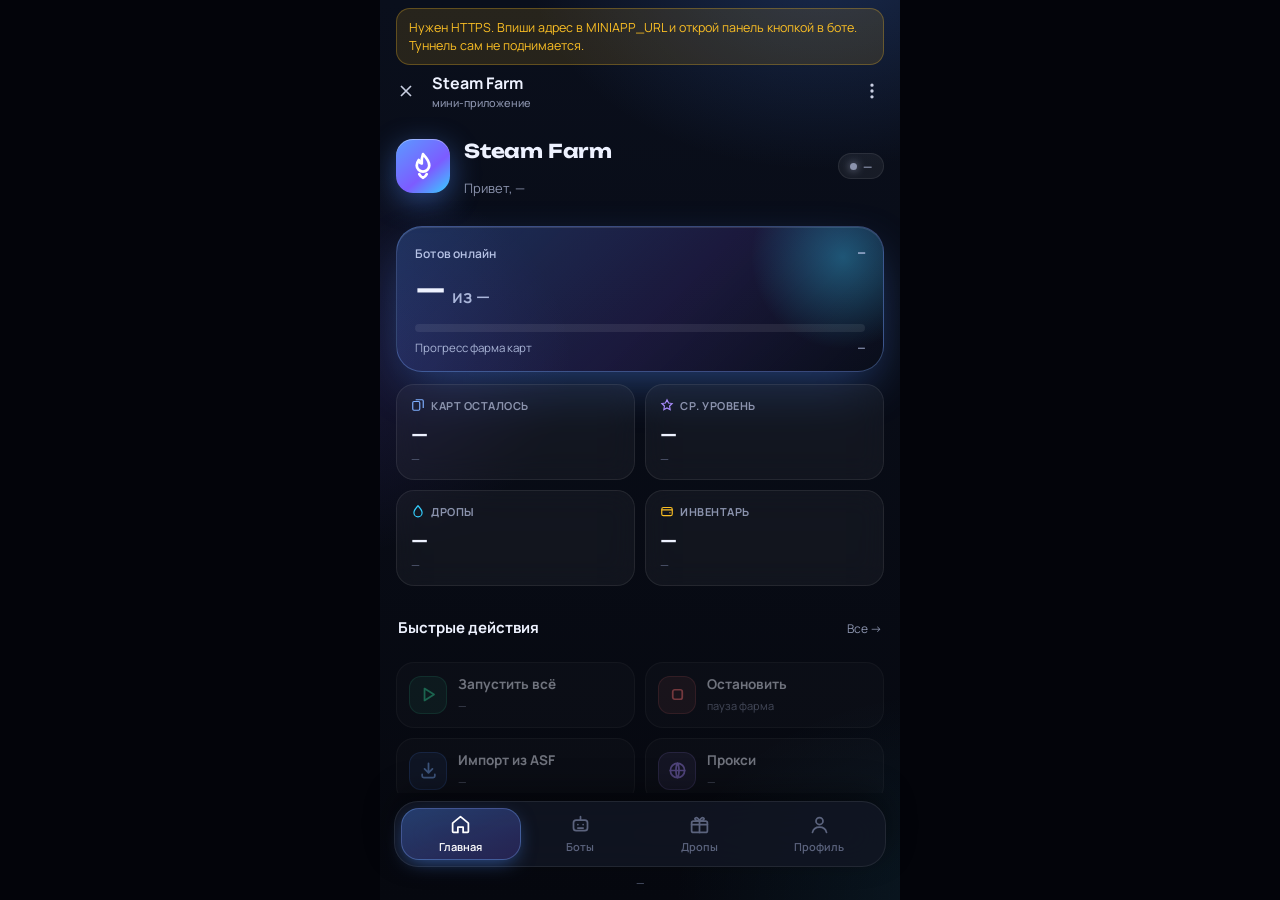
<file: web/miniapp/index.html>
<!DOCTYPE html>
<html lang="ru">
<head>
<meta charset="utf-8">
<meta name="viewport" content="width=device-width, initial-scale=1, viewport-fit=cover">
<meta name="color-scheme" content="dark">
<meta name="theme-color" content="#06080f">
<title>Steam Farm</title>
<link rel="preconnect" href="https://fonts.googleapis.com">
<link rel="preconnect" href="https://fonts.gstatic.com" crossorigin>
<link href="https://fonts.googleapis.com/css2?family=JetBrains+Mono:wght@500;700&family=Manrope:wght@500;600;700;800&family=Unbounded:wght@700&display=swap" rel="stylesheet">
<link rel="stylesheet" href="style.css">
<script src="https://telegram.org/js/telegram-web-app.js"></script>
</head>
<body>
<svg width="0" height="0" style="position:absolute" aria-hidden="true">
 <defs>
  <symbol id="home" viewBox="0 0 24 24"><path d="M3 10.5 12 3l9 7.5V20a1 1 0 0 1-1 1h-5v-6h-6v6H4a1 1 0 0 1-1-1z"/></symbol>
  <symbol id="bots" viewBox="0 0 24 24"><rect x="4" y="7" width="16" height="12" rx="3"/><path d="M12 3v4M9 12h.01M15 12h.01M9 16h6"/></symbol>
  <symbol id="gift" viewBox="0 0 24 24"><rect x="3" y="8" width="18" height="13" rx="2"/><path d="M12 8v13M3 12h18M12 8S10 3 7.5 4.5 9 8 12 8zM12 8s2-5 4.5-3.5S15 8 12 8z"/></symbol>
  <symbol id="user" viewBox="0 0 24 24"><circle cx="12" cy="8" r="4"/><path d="M4 21c1-4 4.5-6 8-6s7 2 8 6"/></symbol>
  <symbol id="play" viewBox="0 0 24 24"><path d="M7 4.5v15l12-7.5z"/></symbol>
  <symbol id="stop" viewBox="0 0 24 24"><rect x="6" y="6" width="12" height="12" rx="2.5"/></symbol>
  <symbol id="pause" viewBox="0 0 24 24"><path d="M8 5v14M16 5v14"/></symbol>
  <symbol id="import" viewBox="0 0 24 24"><path d="M12 3v12M7 10l5 5 5-5M4 17v2a2 2 0 0 0 2 2h12a2 2 0 0 0 2-2v-2"/></symbol>
  <symbol id="globe" viewBox="0 0 24 24"><circle cx="12" cy="12" r="9"/><path d="M3 12h18M12 3c2.5 3 2.5 15 0 18M12 3c-2.5 3-2.5 15 0 18"/></symbol>
  <symbol id="cards" viewBox="0 0 24 24"><rect x="3" y="6" width="12" height="15" rx="2"/><path d="M8 3h11a2 2 0 0 1 2 2v12"/></symbol>
  <symbol id="star" viewBox="0 0 24 24"><path d="m12 3 2.7 5.6 6.1.9-4.4 4.3 1 6.1L12 17l-5.4 2.9 1-6.1L3.2 9.5l6.1-.9z"/></symbol>
  <symbol id="award" viewBox="0 0 24 24"><circle cx="12" cy="9" r="5"/><path d="M8.5 13.5 7 21l5-3 5 3-1.5-7.5"/></symbol>
  <symbol id="drop" viewBox="0 0 24 24"><path d="M12 3s7 7.5 7 12a7 7 0 0 1-14 0c0-4.5 7-12 7-12z"/></symbol>
  <symbol id="wallet" viewBox="0 0 24 24"><rect x="3" y="6" width="18" height="14" rx="3"/><path d="M3 10h18M16 15h2"/></symbol>
  <symbol id="search" viewBox="0 0 24 24"><circle cx="11" cy="11" r="7"/><path d="m20 20-4-4"/></symbol>
  <symbol id="eye" viewBox="0 0 24 24"><path d="M2 12s3.5-7 10-7 10 7 10 7-3.5 7-10 7S2 12 2 12z"/><circle cx="12" cy="12" r="3"/></symbol>
  <symbol id="key" viewBox="0 0 24 24"><circle cx="8" cy="15" r="4"/><path d="m11 12 9-9M17 6l3 3M15 8l2 2"/></symbol>
  <symbol id="shield" viewBox="0 0 24 24"><path d="M12 3 4 6v6c0 5 3.5 8 8 9 4.5-1 8-4 8-9V6z"/><path d="m9 12 2 2 4-4"/></symbol>
  <symbol id="id" viewBox="0 0 24 24"><rect x="3" y="5" width="18" height="14" rx="2"/><circle cx="9" cy="12" r="2.5"/><path d="M14 10h4M14 14h3"/></symbol>
  <symbol id="ext" viewBox="0 0 24 24"><path d="M14 4h6v6M20 4l-9 9M18 14v5a1 1 0 0 1-1 1H5a1 1 0 0 1-1-1V7a1 1 0 0 1 1-1h5"/></symbol>
  <symbol id="refresh" viewBox="0 0 24 24"><path d="M20 11a8 8 0 0 0-14.5-4.5L4 8M4 4v4h4M4 13a8 8 0 0 0 14.5 4.5L20 16M20 20v-4h-4"/></symbol>
  <symbol id="back" viewBox="0 0 24 24"><path d="M15 5l-7 7 7 7"/></symbol>
  <symbol id="more" viewBox="0 0 24 24"><circle cx="12" cy="5" r="1"/><circle cx="12" cy="12" r="1"/><circle cx="12" cy="19" r="1"/></symbol>
  <symbol id="x" viewBox="0 0 24 24"><path d="M6 6l12 12M18 6 6 18"/></symbol>
  <symbol id="filter" viewBox="0 0 24 24"><path d="M4 5h16l-6 8v6l-4-2v-4z"/></symbol>
  <symbol id="flame" viewBox="0 0 24 24"><path d="M12 2.5c3 3.2 5 6 5 9a5 5 0 0 1-10 0c0-1.6.6-3 1.6-4.3.3 1.6 1.2 2.6 2.4 2.8-.4-2.7.1-5 1-7.5z"/><path d="M9 18.5c.8 1.5 2 2.5 3 3 1-.5 2.2-1.5 3-3"/></symbol>
 </defs>
</svg>
<div class="app">
  <p id="banner" class="banner" hidden></p>
  <div id="screens"></div>
  <nav class="nav" id="nav" aria-label="Разделы">
    <button type="button" data-go="home"><svg><use href="#home"/></svg>Главная</button>
    <button type="button" data-go="bots"><svg><use href="#bots"/></svg>Боты</button>
    <button type="button" data-go="drops"><svg><use href="#gift"/></svg>Дропы</button>
    <button type="button" data-go="me"><svg><use href="#user"/></svg>Профиль</button>
  </nav>
  <div class="botname" id="foot">—</div>
</div>
<div id="toast" class="toast" hidden></div>
<script src="app.js"></script>
</body>
</html>
</file>
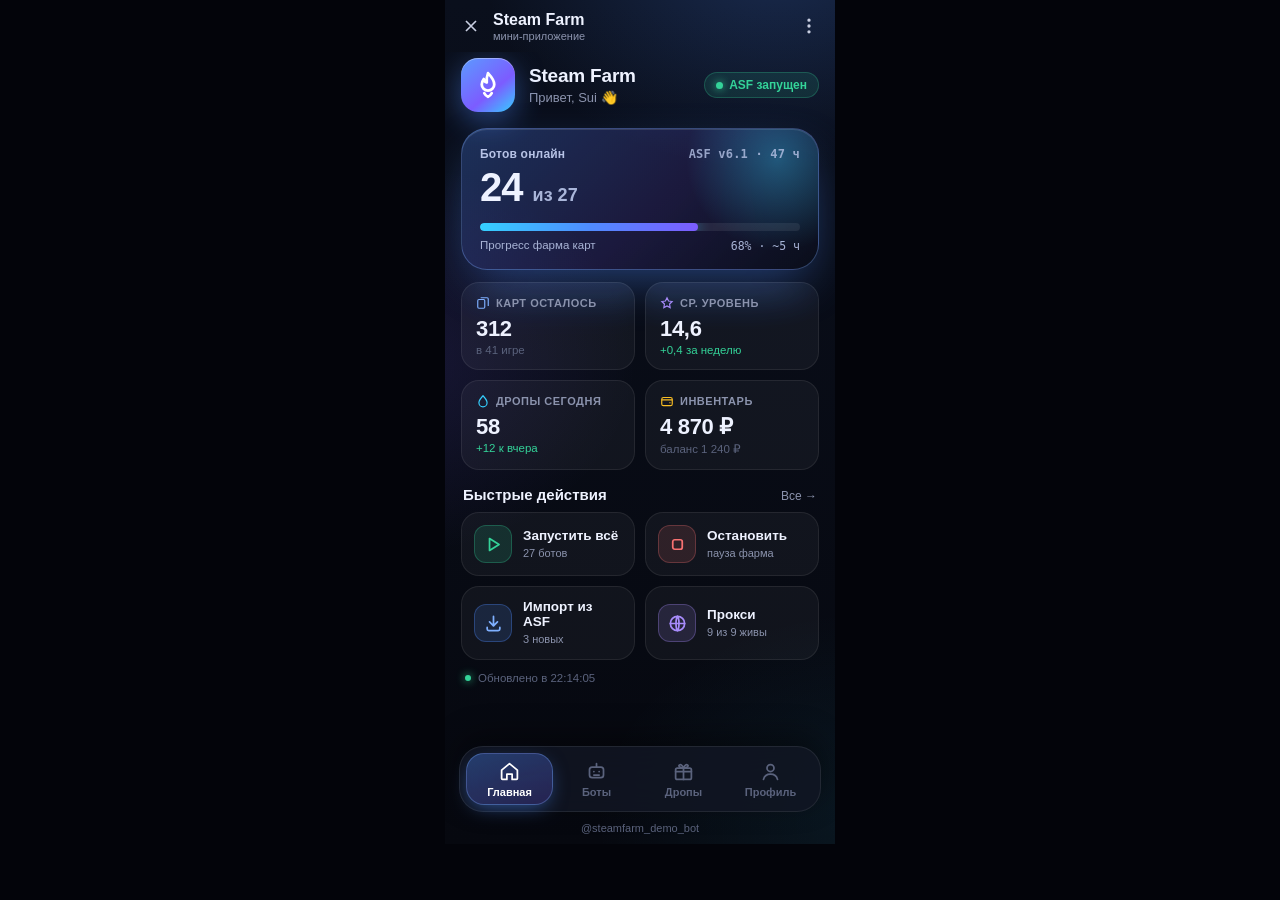
<file: design/screenshots/mini-app.html>
<!DOCTYPE html>
<html lang="ru">
<head>
<meta charset="utf-8">
<meta name="viewport" content="width=device-width, initial-scale=1">
<title>Steam Farm — Mini App (макет)</title>
<style>
:root{
  --bg:#06080f; --bg2:#0a0f1c; --card:rgba(255,255,255,.045); --card2:rgba(255,255,255,.07);
  --stroke:rgba(255,255,255,.08); --stroke2:rgba(120,170,255,.22);
  --text:#eef2ff; --muted:#8b93ad; --dim:#5b637d;
  --accent:#4f8cff; --accent2:#7c5cff; --cyan:#35d0ff;
  --green:#34d399; --amber:#fbbf24; --red:#f87171; --violet:#a78bfa;
  --r:22px;
}
*{box-sizing:border-box;margin:0;padding:0}
html,body{background:#03040a}
body{font-family:"Manrope","Inter",sans-serif;color:var(--text);-webkit-font-smoothing:antialiased}
.mono{font-family:"JetBrains Mono",monospace}
.disp{font-family:"Unbounded","Manrope",sans-serif}
.phone{width:390px;height:844px;margin:0 auto;position:relative;overflow:hidden;
  background:
   radial-gradient(420px 300px at 85% -40px, rgba(79,140,255,.22), transparent 70%),
   radial-gradient(360px 280px at -60px 360px, rgba(124,92,255,.14), transparent 70%),
   radial-gradient(400px 300px at 110% 820px, rgba(53,208,255,.08), transparent 70%),
   linear-gradient(180deg,var(--bg2),var(--bg));}
.screen{display:none;height:100%;flex-direction:column}
.screen.active{display:flex}
/* telegram header */
.tg{height:52px;display:flex;align-items:center;padding:0 16px;gap:12px;flex:none}
.tg .t{font-weight:700;font-size:16px;flex:1}
.tg .t small{display:block;font-size:11px;color:var(--muted);font-weight:500;margin-top:1px}
.tg svg{width:20px;height:20px;stroke:#c9cfe2;fill:none;stroke-width:2}
.content{flex:1;overflow:hidden;padding:4px 16px 0;-webkit-mask-image:linear-gradient(180deg,#000 calc(100% - 28px),transparent);mask-image:linear-gradient(180deg,#000 calc(100% - 28px),transparent)}
/* cards */
.card{background:var(--card);border:1px solid var(--stroke);border-radius:var(--r);backdrop-filter:blur(14px)}
.row{display:flex;align-items:center}
.pill{display:inline-flex;align-items:center;gap:6px;height:26px;padding:0 11px;border-radius:99px;font-size:12px;font-weight:700}
.pill.ok{background:rgba(52,211,153,.12);color:var(--green);border:1px solid rgba(52,211,153,.25)}
.pill.off{background:rgba(248,113,113,.12);color:var(--red);border:1px solid rgba(248,113,113,.25)}
.dot{width:7px;height:7px;border-radius:50%;background:currentColor;box-shadow:0 0 8px currentColor}
/* hero */
.hero{display:flex;align-items:center;gap:14px;margin:2px 0 16px}
.logo{width:54px;height:54px;border-radius:17px;position:relative;flex:none;
  background:linear-gradient(140deg,#5b9bff,#7c5cff 60%,#35d0ff);box-shadow:0 8px 30px rgba(79,140,255,.45), inset 0 1px 0 rgba(255,255,255,.35);
  display:grid;place-items:center}
.logo svg{width:30px;height:30px}
.hero h1{font-size:21px;font-weight:700;letter-spacing:-.2px}
.hero p{color:var(--muted);font-size:13px;margin-top:3px}
.hero .pill{margin-left:auto}
/* main card */
.main{position:relative;padding:18px 18px 16px;border-radius:26px;overflow:hidden;
  background:linear-gradient(135deg,rgba(79,140,255,.28),rgba(124,92,255,.16) 55%,rgba(10,15,28,.6));
  border:1px solid rgba(120,170,255,.35);box-shadow:0 18px 50px -12px rgba(79,140,255,.45), inset 0 1px 0 rgba(255,255,255,.12)}
.main:after{content:"";position:absolute;right:-60px;top:-70px;width:200px;height:200px;border-radius:50%;
  background:radial-gradient(circle,rgba(53,208,255,.35),transparent 65%)}
.lbl{font-size:12px;color:#b7c3e6;font-weight:600;letter-spacing:.2px}
.big{font-size:40px;font-weight:800;letter-spacing:-1px;margin-top:4px;line-height:1.1}
.big span{font-size:18px;color:#aab6da;font-weight:600;letter-spacing:0}
.bar{height:8px;border-radius:9px;background:rgba(255,255,255,.08);overflow:hidden;margin-top:14px}
.bar i{display:block;height:100%;border-radius:9px;background:linear-gradient(90deg,var(--cyan),var(--accent),var(--accent2));box-shadow:0 0 14px rgba(53,208,255,.6)}
.barinfo{display:flex;justify-content:space-between;font-size:11.5px;color:#a9b4d6;margin-top:8px}
/* stats */
.stats{display:grid;grid-template-columns:1fr 1fr;gap:10px;margin-top:12px}
.stat{padding:13px 14px;border-radius:18px}
.stat .k{font-size:11px;color:var(--muted);font-weight:700;text-transform:uppercase;letter-spacing:.5px;display:flex;align-items:center;gap:6px}
.stat .k svg{width:14px;height:14px}
.stat .v{font-size:22px;font-weight:800;font-variant-numeric:tabular-nums;margin-top:6px;letter-spacing:-.3px}
.stat .s{font-size:11.5px;color:var(--dim);margin-top:2px}
.up{color:var(--green)!important}
/* tiles */
.sec{display:flex;justify-content:space-between;align-items:baseline;margin:16px 2px 9px}
.sec h3{font-size:15px;font-weight:700}
.sec a{font-size:12px;color:var(--muted)}
.tiles{display:grid;grid-template-columns:1fr 1fr;gap:10px}
.tile{display:flex;align-items:center;gap:11px;padding:12px;border-radius:18px}
.ic{width:38px;height:38px;border-radius:12px;display:grid;place-items:center;flex:none}
.ic svg{width:19px;height:19px;fill:none;stroke-width:2.2;stroke-linecap:round;stroke-linejoin:round}
.ic.g{background:rgba(52,211,153,.14);border:1px solid rgba(52,211,153,.28)} .ic.g svg{stroke:var(--green)}
.ic.r{background:rgba(248,113,113,.13);border:1px solid rgba(248,113,113,.28)} .ic.r svg{stroke:var(--red)}
.ic.b{background:rgba(79,140,255,.15);border:1px solid rgba(79,140,255,.32)} .ic.b svg{stroke:#7fb0ff}
.ic.v{background:rgba(167,139,250,.14);border:1px solid rgba(167,139,250,.3)} .ic.v svg{stroke:var(--violet)}
.ic.a{background:rgba(251,191,36,.13);border:1px solid rgba(251,191,36,.28)} .ic.a svg{stroke:var(--amber)}
.tile b{font-size:13.5px;font-weight:700;display:block}
.tile small{font-size:11px;color:var(--muted)}
.upd{display:flex;align-items:center;gap:7px;font-size:11.5px;color:var(--dim);margin:12px 4px 0}
.upd .dot{color:var(--green);width:6px;height:6px}
/* nav */
.nav{flex:none;margin:8px 14px 10px;height:66px;border-radius:24px;display:grid;grid-template-columns:repeat(4,1fr);padding:6px;
  background:rgba(18,22,36,.82);border:1px solid var(--stroke);backdrop-filter:blur(20px);box-shadow:0 -10px 30px rgba(0,0,0,.4)}
.nav div{display:flex;flex-direction:column;align-items:center;justify-content:center;gap:4px;font-size:11px;font-weight:600;color:var(--dim);border-radius:18px}
.nav svg{width:21px;height:21px;fill:none;stroke:currentColor;stroke-width:2;stroke-linecap:round;stroke-linejoin:round}
.nav .on{color:#fff;background:linear-gradient(160deg,rgba(79,140,255,.35),rgba(124,92,255,.22));border:1px solid rgba(120,170,255,.35);box-shadow:0 6px 20px -6px rgba(79,140,255,.6)}
.botname{text-align:center;font-size:11px;color:var(--dim);padding-bottom:10px;flex:none}
/* bots */
.search{display:flex;align-items:center;gap:10px;height:46px;padding:0 14px;border-radius:16px;color:var(--dim);font-size:14px}
.search svg{width:18px;height:18px;stroke:var(--muted);fill:none;stroke-width:2}
.search .kbd{margin-left:auto;font-size:11px;padding:3px 8px;border-radius:8px;background:var(--card2);color:var(--muted)}
.chips{display:flex;gap:7px;margin:12px 0 12px}
.chip{height:32px;padding:0 11px;border-radius:99px;display:flex;align-items:center;gap:6px;font-size:12.5px;font-weight:700;color:var(--muted);background:var(--card);border:1px solid var(--stroke)}
.chip em{font-style:normal;font-size:11px;opacity:.7}
.chip.on{color:#fff;background:linear-gradient(135deg,var(--accent),var(--accent2));border-color:transparent;box-shadow:0 6px 18px -6px rgba(79,140,255,.7)}
.list{display:flex;flex-direction:column;gap:9px}
.bot{display:flex;align-items:center;gap:12px;padding:11px 13px;border-radius:18px}
.av{width:42px;height:42px;border-radius:14px;display:grid;place-items:center;font-weight:800;font-size:17px;position:relative;flex:none;color:#fff}
.av .sd{position:absolute;right:-2px;bottom:-2px;width:12px;height:12px;border-radius:50%;border:2.5px solid #0b1020}
.bot .mid{flex:1;min-width:0}
.bot .mid b{font-size:14px;font-weight:700;display:flex;align-items:center;gap:7px}
.lvl{font-size:10.5px;font-weight:800;padding:2px 7px;border-radius:7px;background:rgba(79,140,255,.15);color:#8fb8ff;border:1px solid rgba(79,140,255,.25)}
.bot .mid small{display:block;font-size:11.5px;color:var(--muted);margin-top:3px;white-space:nowrap;overflow:hidden;text-overflow:ellipsis}
.bot .rt{text-align:right;flex:none}
.bot .rt b{font-size:15px;font-weight:800;display:block}
.bot .rt small{font-size:10.5px;color:var(--dim)}
.st-g{background:var(--green);box-shadow:0 0 8px var(--green)} .st-b{background:var(--cyan);box-shadow:0 0 8px var(--cyan)}
.st-r{background:var(--red);box-shadow:0 0 8px var(--red)} .st-o{background:#5b637d}
.mini{height:4px;border-radius:4px;background:rgba(255,255,255,.07);margin-top:7px;overflow:hidden}
.mini i{display:block;height:100%;border-radius:4px;background:linear-gradient(90deg,var(--cyan),var(--accent))}
/* account */
.acc-head{display:flex;flex-direction:column;align-items:center;padding:2px 0 12px;position:relative}
.acc-av{width:66px;height:66px;border-radius:22px;display:grid;place-items:center;font-size:28px;font-weight:800;
  background:linear-gradient(140deg,#5b9bff,#7c5cff);box-shadow:0 0 0 6px rgba(79,140,255,.10),0 14px 40px rgba(79,140,255,.45);position:relative}
.acc-av .sd{position:absolute;right:-3px;bottom:-3px;width:18px;height:18px;border-radius:50%;border:3px solid #0a0f1c}
.acc-head h2{font-size:19px;font-weight:800;margin-top:10px}
.acc-head p{font-size:12.5px;color:var(--muted);margin-top:3px;display:flex;gap:8px;align-items:center}
.kv{padding:4px 14px;border-radius:20px}
.kv .r{display:flex;align-items:center;gap:12px;padding:8px 0;border-bottom:1px solid var(--stroke)}
.kv .r:last-child{border-bottom:none}
.kv .r .ic{width:32px;height:32px;border-radius:10px}
.kv .r .ic svg{width:16px;height:16px}
.kv .k{font-size:12.5px;color:var(--muted);flex:1}
.kv .v{font-size:13.5px;font-weight:700;display:flex;align-items:center;gap:8px}
.eye{width:30px;height:30px;border-radius:9px;display:grid;place-items:center;background:var(--card2);border:1px solid var(--stroke)}
.eye svg{width:16px;height:16px;stroke:#c9cfe2;fill:none;stroke-width:2}
.dots{letter-spacing:2px;font-size:15px}
.tag{font-size:11px;font-weight:800;padding:3px 8px;border-radius:7px}
.tag.g{background:rgba(52,211,153,.13);color:var(--green)}
.asf{padding:11px 14px;border-radius:20px;margin-top:10px}
.asf h4{font-size:13px;font-weight:700;display:flex;justify-content:space-between;align-items:center}
.asf h4 span{font-size:11px;color:var(--dim);font-weight:600}
.asfgrid{display:grid;grid-template-columns:1fr 1fr;gap:7px 12px;margin-top:10px}
.asfgrid div{font-size:11.5px;color:var(--muted);display:flex;justify-content:space-between}
.asfgrid b{color:var(--text);font-weight:700}
.btns{display:grid;grid-template-columns:1fr 1fr;gap:9px;margin-top:10px}
.btn{height:44px;border-radius:16px;display:flex;align-items:center;justify-content:center;gap:8px;font-size:14px;font-weight:800}
.btn svg{width:17px;height:17px;fill:none;stroke:currentColor;stroke-width:2.4;stroke-linecap:round;stroke-linejoin:round}
.btn.ghost{background:var(--card2);border:1px solid var(--stroke);color:#fff}
.btn.pri{background:linear-gradient(135deg,var(--accent),var(--accent2));box-shadow:0 10px 26px -8px rgba(79,140,255,.8);color:#fff}
.btn.white{grid-column:1/3;background:#f3f5fb;color:#0a0f1c}
/* drops */
.dsum{display:flex;padding:16px 18px;border-radius:24px;gap:0}
.dsum > div{flex:1}
.dsum > div + div{border-left:1px solid rgba(255,255,255,.1);padding-left:16px}
.dsum .v{font-size:26px;font-weight:800;font-variant-numeric:tabular-nums;margin-top:4px}
.dsum .s{font-size:11px;margin-top:2px}
.seg{display:flex;padding:4px;border-radius:14px;margin:12px 0}
.seg div{flex:1;text-align:center;font-size:12.5px;font-weight:700;color:var(--muted);height:32px;line-height:32px;border-radius:10px}
.seg .on{background:var(--card2);color:#fff;border:1px solid var(--stroke2)}
.drop{display:flex;align-items:center;gap:12px;padding:10px 12px;border-radius:18px}
.thumb{width:44px;height:54px;border-radius:10px;flex:none;position:relative;overflow:hidden;border:1px solid rgba(255,255,255,.15)}
.thumb:after{content:"";position:absolute;inset:0;background:linear-gradient(160deg,rgba(255,255,255,.35),transparent 45%)}
.drop .mid{flex:1;min-width:0}
.drop .mid b{font-size:13.5px;font-weight:700;display:block;white-space:nowrap;overflow:hidden;text-overflow:ellipsis}
.drop .mid small{display:block;font-size:11.5px;color:var(--muted);margin-top:3px;white-space:nowrap;overflow:hidden;text-overflow:ellipsis}
.drop .rt{text-align:right;flex:none}
.drop .rt b{font-size:14.5px;font-weight:800;display:block}
.drop .rt small{font-size:10.5px;color:var(--dim)}
.day{font-size:11px;color:var(--dim);font-weight:800;text-transform:uppercase;letter-spacing:.6px;margin:4px 4px 0}
</style>
</head>
<body>
<svg width="0" height="0" style="position:absolute">
 <defs>
  <symbol id="home" viewBox="0 0 24 24"><path d="M3 10.5 12 3l9 7.5V20a1 1 0 0 1-1 1h-5v-6h-6v6H4a1 1 0 0 1-1-1z"/></symbol>
  <symbol id="bots" viewBox="0 0 24 24"><rect x="4" y="7" width="16" height="12" rx="3"/><path d="M12 3v4M9 12h.01M15 12h.01M9 16h6"/></symbol>
  <symbol id="gift" viewBox="0 0 24 24"><rect x="3" y="8" width="18" height="13" rx="2"/><path d="M12 8v13M3 12h18M12 8S10 3 7.5 4.5 9 8 12 8zM12 8s2-5 4.5-3.5S15 8 12 8z"/></symbol>
  <symbol id="user" viewBox="0 0 24 24"><circle cx="12" cy="8" r="4"/><path d="M4 21c1-4 4.5-6 8-6s7 2 8 6"/></symbol>
  <symbol id="play" viewBox="0 0 24 24"><path d="M7 4.5v15l12-7.5z"/></symbol>
  <symbol id="stop" viewBox="0 0 24 24"><rect x="6" y="6" width="12" height="12" rx="2.5"/></symbol>
  <symbol id="pause" viewBox="0 0 24 24"><path d="M8 5v14M16 5v14"/></symbol>
  <symbol id="import" viewBox="0 0 24 24"><path d="M12 3v12M7 10l5 5 5-5M4 17v2a2 2 0 0 0 2 2h12a2 2 0 0 0 2-2v-2"/></symbol>
  <symbol id="globe" viewBox="0 0 24 24"><circle cx="12" cy="12" r="9"/><path d="M3 12h18M12 3c2.5 3 2.5 15 0 18M12 3c-2.5 3-2.5 15 0 18"/></symbol>
  <symbol id="cards" viewBox="0 0 24 24"><rect x="3" y="6" width="12" height="15" rx="2"/><path d="M8 3h11a2 2 0 0 1 2 2v12"/></symbol>
  <symbol id="star" viewBox="0 0 24 24"><path d="m12 3 2.7 5.6 6.1.9-4.4 4.3 1 6.1L12 17l-5.4 2.9 1-6.1L3.2 9.5l6.1-.9z"/></symbol>
  <symbol id="drop" viewBox="0 0 24 24"><path d="M12 3s7 7.5 7 12a7 7 0 0 1-14 0c0-4.5 7-12 7-12z"/></symbol>
  <symbol id="wallet" viewBox="0 0 24 24"><rect x="3" y="6" width="18" height="14" rx="3"/><path d="M3 10h18M16 15h2"/></symbol>
  <symbol id="search" viewBox="0 0 24 24"><circle cx="11" cy="11" r="7"/><path d="m20 20-4-4"/></symbol>
  <symbol id="eye" viewBox="0 0 24 24"><path d="M2 12s3.5-7 10-7 10 7 10 7-3.5 7-10 7S2 12 2 12z"/><circle cx="12" cy="12" r="3"/></symbol>
  <symbol id="key" viewBox="0 0 24 24"><circle cx="8" cy="15" r="4"/><path d="m11 12 9-9M17 6l3 3M15 8l2 2"/></symbol>
  <symbol id="shield" viewBox="0 0 24 24"><path d="M12 3 4 6v6c0 5 3.5 8 8 9 4.5-1 8-4 8-9V6z"/><path d="m9 12 2 2 4-4"/></symbol>
  <symbol id="id" viewBox="0 0 24 24"><rect x="3" y="5" width="18" height="14" rx="2"/><circle cx="9" cy="12" r="2.5"/><path d="M14 10h4M14 14h3"/></symbol>
  <symbol id="ext" viewBox="0 0 24 24"><path d="M14 4h6v6M20 4l-9 9M18 14v5a1 1 0 0 1-1 1H5a1 1 0 0 1-1-1V7a1 1 0 0 1 1-1h5"/></symbol>
  <symbol id="refresh" viewBox="0 0 24 24"><path d="M20 11a8 8 0 0 0-14.5-4.5L4 8M4 4v4h4M4 13a8 8 0 0 0 14.5 4.5L20 16M20 20v-4h-4"/></symbol>
  <symbol id="back" viewBox="0 0 24 24"><path d="M15 5l-7 7 7 7"/></symbol>
  <symbol id="more" viewBox="0 0 24 24"><circle cx="12" cy="5" r="1"/><circle cx="12" cy="12" r="1"/><circle cx="12" cy="19" r="1"/></symbol>
  <symbol id="x" viewBox="0 0 24 24"><path d="M6 6l12 12M18 6 6 18"/></symbol>
  <symbol id="filter" viewBox="0 0 24 24"><path d="M4 5h16l-6 8v6l-4-2v-4z"/></symbol>
 </defs>
</svg>

<div class="phone">

<!-- ============ 1. ГЛАВНАЯ ============ -->
<section class="screen" id="home-s">
  <div class="tg"><svg><use href="#x"/></svg><div class="t">Steam Farm <small>мини-приложение</small></div><svg><use href="#more"/></svg></div>
  <div class="content">
    <div class="hero">
      <div class="logo"><svg viewBox="0 0 24 24" fill="none" stroke="#fff" stroke-width="2.2" stroke-linecap="round" stroke-linejoin="round"><path d="M12 2.5c3 3.2 5 6 5 9a5 5 0 0 1-10 0c0-1.6.6-3 1.6-4.3.3 1.6 1.2 2.6 2.4 2.8-.4-2.7.1-5 1-7.5z"/><path d="M9 18.5c.8 1.5 2 2.5 3 3 1-.5 2.2-1.5 3-3"/></svg></div>
      <div><h1 class="disp" style="font-size:19px">Steam Farm</h1><p>Привет, Sui 👋</p></div>
      <span class="pill ok"><span class="dot"></span>ASF запущен</span>
    </div>

    <div class="main">
      <div class="row" style="justify-content:space-between;position:relative;z-index:1">
        <span class="lbl">Ботов онлайн</span><span class="lbl mono" style="opacity:.8">ASF v6.1 · 47 ч</span>
      </div>
      <div class="big" style="position:relative;z-index:1">24 <span>из 27</span></div>
      <div class="bar"><i style="width:68%"></i></div>
      <div class="barinfo"><span>Прогресс фарма карт</span><span class="mono">68% · ~5 ч</span></div>
    </div>

    <div class="stats">
      <div class="stat card"><div class="k"><svg style="stroke:#7fb0ff;fill:none;stroke-width:2"><use href="#cards"/></svg>Карт осталось</div><div class="v">312</div><div class="s">в 41 игре</div></div>
      <div class="stat card"><div class="k"><svg style="stroke:var(--violet);fill:none;stroke-width:2"><use href="#star"/></svg>Ср. уровень</div><div class="v">14,6</div><div class="s up">+0,4 за неделю</div></div>
      <div class="stat card"><div class="k"><svg style="stroke:var(--cyan);fill:none;stroke-width:2"><use href="#drop"/></svg>Дропы сегодня</div><div class="v">58</div><div class="s up">+12 к вчера</div></div>
      <div class="stat card"><div class="k"><svg style="stroke:var(--amber);fill:none;stroke-width:2"><use href="#wallet"/></svg>Инвентарь</div><div class="v">4 870 ₽</div><div class="s">баланс 1 240 ₽</div></div>
    </div>

    <div class="sec"><h3>Быстрые действия</h3><a>Все →</a></div>
    <div class="tiles">
      <div class="tile card"><div class="ic g"><svg><use href="#play"/></svg></div><div><b>Запустить всё</b><small>27 ботов</small></div></div>
      <div class="tile card"><div class="ic r"><svg><use href="#stop"/></svg></div><div><b>Остановить</b><small>пауза фарма</small></div></div>
      <div class="tile card"><div class="ic b"><svg><use href="#import"/></svg></div><div><b>Импорт из ASF</b><small>3 новых</small></div></div>
      <div class="tile card"><div class="ic v"><svg><use href="#globe"/></svg></div><div><b>Прокси</b><small>9 из 9 живы</small></div></div>
    </div>
    <div class="upd"><span class="dot"></span>Обновлено в 22:14:05</div>
  </div>
  <div class="nav">
    <div class="on"><svg><use href="#home"/></svg>Главная</div>
    <div><svg><use href="#bots"/></svg>Боты</div>
    <div><svg><use href="#gift"/></svg>Дропы</div>
    <div><svg><use href="#user"/></svg>Профиль</div>
  </div>
  <div class="botname">@steamfarm_demo_bot</div>
</section>

<!-- ============ 2. БОТЫ ============ -->
<section class="screen" id="bots-s">
  <div class="tg"><svg><use href="#x"/></svg><div class="t">Боты ASF <small>24 онлайн · 27 всего</small></div><svg><use href="#refresh"/></svg></div>
  <div class="content">
    <div class="search card"><svg><use href="#search"/></svg>Поиск по логину…<span class="kbd">27</span></div>
    <div class="chips">
      <div class="chip on">Все <em>27</em></div>
      <div class="chip">Фармят <em>19</em></div>
      <div class="chip">Онлайн <em>24</em></div>
      <div class="chip" style="color:#fca5a5">Ошибка <em>1</em></div>
    </div>
    <div class="list" id="botlist"></div>
  </div>
  <div class="nav">
    <div><svg><use href="#home"/></svg>Главная</div>
    <div class="on"><svg><use href="#bots"/></svg>Боты</div>
    <div><svg><use href="#gift"/></svg>Дропы</div>
    <div><svg><use href="#user"/></svg>Профиль</div>
  </div>
  <div class="botname">@steamfarm_demo_bot</div>
</section>

<!-- ============ 3. КАРТОЧКА АККАУНТА ============ -->
<section class="screen" id="acc-s">
  <div class="tg"><svg><use href="#back"/></svg><div class="t">Аккаунт <small>бот №07 из 27</small></div><svg><use href="#more"/></svg></div>
  <div class="content">
    <div class="acc-head">
      <div class="acc-av">F<span class="sd st-b"></span></div>
      <h2>farm_nova07</h2>
      <p><span class="pill ok" style="height:22px;font-size:11px;color:var(--cyan);background:rgba(53,208,255,.1);border-color:rgba(53,208,255,.25)"><span class="dot"></span>Фармит · Dota Underlords</span></p>
    </div>
    <div class="kv card">
      <div class="r"><div class="ic b"><svg><use href="#user"/></svg></div><span class="k">Логин</span><span class="v mono">farm_nova07</span></div>
      <div class="r"><div class="ic v"><svg><use href="#key"/></svg></div><span class="k">Пароль</span><span class="v"><span class="dots">••••••••••</span><span class="eye"><svg><use href="#eye"/></svg></span></span></div>
      <div class="r"><div class="ic a"><svg><use href="#star"/></svg></div><span class="k">Уровень Steam</span><span class="v"><span class="lvl" style="font-size:12px">LVL 18</span></span></div>
      <div class="r"><div class="ic b"><svg><use href="#id"/></svg></div><span class="k">SteamID</span><span class="v mono" style="font-size:12.5px">7656119800000XXXX</span></div>
      <div class="r"><div class="ic v"><svg><use href="#globe"/></svg></div><span class="k">Прокси</span><span class="v mono" style="font-size:12.5px">DE · 10.0.0.7:8080</span></div>
      <div class="r"><div class="ic g"><svg><use href="#shield"/></svg></div><span class="k">2FA</span><span class="v"><span class="tag g">maFile есть</span></span></div>
    </div>
    <div class="asf card">
      <h4>Настройки ASF <span class="mono">farm_nova07.json</span></h4>
      <div class="asfgrid">
        <div>Enabled <b>да</b></div>
        <div>FarmingOrders <b>Unplayed</b></div>
        <div>Автоприём трейдов <b>вкл</b></div>
        <div>Карт осталось <b class="mono">14</b></div>
      </div>
    </div>
    <div class="btns">
      <div class="btn ghost"><svg><use href="#pause"/></svg>Пауза</div>
      <div class="btn pri"><svg><use href="#play"/></svg>Старт</div>
      <div class="btn white"><svg><use href="#ext"/></svg>Открыть в ASF</div>
    </div>
  </div>
  <div class="nav">
    <div><svg><use href="#home"/></svg>Главная</div>
    <div class="on"><svg><use href="#bots"/></svg>Боты</div>
    <div><svg><use href="#gift"/></svg>Дропы</div>
    <div><svg><use href="#user"/></svg>Профиль</div>
  </div>
  <div class="botname">@steamfarm_demo_bot</div>
</section>

<!-- ============ 4. ДРОПЫ ============ -->
<section class="screen" id="drops-s">
  <div class="tg"><svg><use href="#x"/></svg><div class="t">Дропы <small>карточки и предметы</small></div><svg><use href="#filter"/></svg></div>
  <div class="content">
    <div class="dsum main" style="padding:16px 18px">
      <div style="position:relative;z-index:1"><div class="lbl">Сегодня</div><div class="v">58 <span style="font-size:15px;color:#aab6da">шт</span></div><div class="s up">+12 к вчера</div></div>
      <div style="position:relative;z-index:1"><div class="lbl">Стоимость</div><div class="v">412 ₽</div><div class="s" style="color:#a9b4d6">ср. 7,10 ₽ / карта</div></div>
    </div>
    <div class="seg card"><div class="on">День</div><div>Неделя</div><div>Месяц</div></div>
    <div class="day">Сегодня</div>
    <div class="list" id="droplist" style="margin-top:8px"></div>
  </div>
  <div class="nav">
    <div><svg><use href="#home"/></svg>Главная</div>
    <div><svg><use href="#bots"/></svg>Боты</div>
    <div class="on"><svg><use href="#gift"/></svg>Дропы</div>
    <div><svg><use href="#user"/></svg>Профиль</div>
  </div>
  <div class="botname">@steamfarm_demo_bot</div>
</section>
</div>

<script>
// Демо-данные (вымышленные)
const grads=[["#4f8cff","#7c5cff"],["#22c1c3","#2563eb"],["#a855f7","#ec4899"],["#f59e0b","#ef4444"],["#10b981","#0ea5e9"],["#6366f1","#06b6d4"],["#f472b6","#8b5cf6"]];
const bots=[
 ["farm_alpha01",21,"Banana Shooter","3 игры · 9 карт","g",70,"Фармит"],
 ["farm_bravo02",17,"Idle Champions","5 игр · 22 карты","g",45,"Фармит"],
 ["farm_cobalt03",12,"—","всё нафармлено","b",100,"Онлайн"],
 ["farm_delta04",24,"Paladins","2 игры · 6 карт","g",82,"Фармит"],
 ["farm_ember05",9,"—","ошибка входа: 2FA","r",0,"Ошибка"],
 ["farm_frost06",15,"Warframe","4 игры · 17 карт","g",55,"Фармит"],
 ["farm_nova07",18,"Dota Underlords","3 игры · 14 карт","g",61,"Фармит"],
 ["farm_orbit08",11,"—","не в сети","o",30,"Офлайн"],
];
document.getElementById('botlist').innerHTML=bots.map((b,i)=>{
 const [g1,g2]=grads[i%grads.length]; const col={g:'var(--green)',b:'var(--cyan)',r:'var(--red)',o:'var(--dim)'}[b[4]];
 const sub=b[2]==="—"?b[3]:`▶ ${b[2]} · ${b[3]}`;
 return `<div class="bot card"><div class="av" style="background:linear-gradient(140deg,${g1},${g2})">${b[0][5].toUpperCase()}<span class="sd st-${b[4]}"></span></div>
 <div class="mid"><b>${b[0]} <span class="lvl">${b[1]}</span></b><small>${sub}</small>
 <div class="mini"><i style="width:${b[5]}%;${b[4]==='r'?'background:var(--red)':''}"></i></div></div>
 <div class="rt"><b style="color:${col};font-size:12px">${b[6]}</b><small class="mono">${b[5]}%</small></div></div>`}).join('');

const drops=[
 ["Mann Co. Courier","Team Fortress 2 · farm_delta04","18,40 ₽","22:11",["#ef4444","#f59e0b"]],
 ["Скайлайн (фольга)","Cyber Drift · farm_alpha01","34,90 ₽","22:04",["#06b6d4","#a855f7"]],
 ["Paladin Vex","Paladins · farm_delta04","6,25 ₽","21:58",["#f59e0b","#eab308"]],
 ["Lotus Bloom","Warframe · farm_frost06","4,80 ₽","21:47",["#10b981","#06b6d4"]],
 ["Хранитель рощи","Idle Champions · farm_bravo02","3,15 ₽","21:39",["#8b5cf6","#ec4899"]],
 ["Banana King","Banana Shooter · farm_alpha01","2,70 ₽","21:30",["#facc15","#84cc16"]],
 ["Underlord Hobgen","Dota Underlords · farm_nova07","5,60 ₽","21:22",["#ef4444","#7c3aed"]],
];
document.getElementById('droplist').innerHTML=drops.map(d=>`<div class="drop card"><div class="thumb" style="background:linear-gradient(150deg,${d[4][0]},${d[4][1]})"></div>
 <div class="mid"><b>${d[0]}</b><small>${d[1]}</small></div><div class="rt"><b class="mono">${d[2]}</b><small class="mono">${d[3]}</small></div></div>`).join('');

const s=new URLSearchParams(location.search).get('s')||'home';
document.getElementById(s+'-s').classList.add('active');
</script>
</body>
</html>
</file>
<file: web/miniapp/style.css>
:root{
  --bg:#06080f; --bg2:#0a0f1c; --card:rgba(255,255,255,.045); --card2:rgba(255,255,255,.07);
  --stroke:rgba(255,255,255,.08); --stroke2:rgba(120,170,255,.22);
  --text:#eef2ff; --muted:#8b93ad; --dim:#5b637d;
  --accent:#4f8cff; --accent2:#7c5cff; --cyan:#35d0ff;
  --green:#34d399; --amber:#fbbf24; --red:#f87171; --violet:#a78bfa;
  --r:22px;
}
*{box-sizing:border-box}
html,body{height:100%;background:#03040a}
body{margin:0;font-family:"Manrope","Segoe UI",sans-serif;color:var(--text);-webkit-font-smoothing:antialiased}
button,input{font:inherit;color:inherit}
button{cursor:pointer}
button:disabled{opacity:.45;cursor:default}
.mono{font-family:"JetBrains Mono","Cascadia Mono",monospace}
.disp{font-family:"Unbounded","Manrope","Segoe UI",sans-serif}
.app{
  height:100dvh;max-width:520px;margin:0 auto;display:flex;flex-direction:column;position:relative;
  background:
   radial-gradient(420px 300px at 85% -40px, rgba(79,140,255,.22), transparent 70%),
   radial-gradient(360px 280px at -60px 40%, rgba(124,92,255,.14), transparent 70%),
   radial-gradient(400px 300px at 110% 100%, rgba(53,208,255,.08), transparent 70%),
   linear-gradient(180deg,var(--bg2),var(--bg));
  padding-bottom:env(safe-area-inset-bottom);
}
#screens{flex:1;min-height:0;display:flex;flex-direction:column}
.screen{display:none;flex:1;min-height:0;flex-direction:column}
.screen.active{display:flex}
.tg{height:52px;display:flex;align-items:center;padding:0 10px 0 8px;gap:8px;flex:none}
.tg .t{font-weight:700;font-size:16px;flex:1;min-width:0}
.tg .t small{display:block;font-size:11px;color:var(--muted);font-weight:500;margin-top:1px;white-space:nowrap;overflow:hidden;text-overflow:ellipsis}
.iconbtn{width:36px;height:36px;display:grid;place-items:center;background:none;border:0;border-radius:12px;flex:none}
.iconbtn svg{width:20px;height:20px;stroke:#c9cfe2;fill:none;stroke-width:2}
.content{flex:1;overflow:auto;padding:4px 16px 16px;-webkit-overflow-scrolling:touch}
.card{background:var(--card);border:1px solid var(--stroke);border-radius:var(--r);backdrop-filter:blur(14px)}
.row{display:flex;align-items:center}
.pill{display:inline-flex;align-items:center;gap:6px;height:26px;padding:0 11px;border-radius:99px;font-size:12px;font-weight:700}
.pill.ok{background:rgba(52,211,153,.12);color:var(--green);border:1px solid rgba(52,211,153,.25)}
.pill.off{background:rgba(248,113,113,.12);color:var(--red);border:1px solid rgba(248,113,113,.25)}
.pill.wait{background:rgba(255,255,255,.06);color:var(--muted);border:1px solid var(--stroke)}
.pill.farm{height:22px;font-size:11px;color:var(--cyan);background:rgba(53,208,255,.1);border:1px solid rgba(53,208,255,.25)}
.dot{width:7px;height:7px;border-radius:50%;background:currentColor;box-shadow:0 0 8px currentColor}
.hero{display:flex;align-items:center;gap:14px;margin:2px 0 16px}
.logo{width:54px;height:54px;border-radius:17px;flex:none;
  background:linear-gradient(140deg,#5b9bff,#7c5cff 60%,#35d0ff);box-shadow:0 8px 30px rgba(79,140,255,.45), inset 0 1px 0 rgba(255,255,255,.35);
  display:grid;place-items:center}
.logo svg{width:30px;height:30px;fill:none;stroke:#fff;stroke-width:2.2;stroke-linecap:round;stroke-linejoin:round}
.hero h1{font-size:19px;font-weight:700;letter-spacing:-.2px}
.hero p{color:var(--muted);font-size:13px;margin-top:3px}
.hero .pill{margin-left:auto;flex:none}
.main{position:relative;padding:18px 18px 16px;border-radius:26px;overflow:hidden;
  background:linear-gradient(135deg,rgba(79,140,255,.28),rgba(124,92,255,.16) 55%,rgba(10,15,28,.6));
  border:1px solid rgba(120,170,255,.35);box-shadow:0 18px 50px -12px rgba(79,140,255,.45), inset 0 1px 0 rgba(255,255,255,.12)}
.main:after{content:"";position:absolute;right:-60px;top:-70px;width:200px;height:200px;border-radius:50%;
  background:radial-gradient(circle,rgba(53,208,255,.35),transparent 65%);pointer-events:none}
.lbl{font-size:12px;color:#b7c3e6;font-weight:600;letter-spacing:.2px}
.big{font-size:40px;font-weight:800;letter-spacing:-1px;margin-top:4px;line-height:1.1}
.big span{font-size:18px;color:#aab6da;font-weight:600;letter-spacing:0}
.bar{height:8px;border-radius:9px;background:rgba(255,255,255,.08);overflow:hidden;margin-top:14px}
.bar i{display:block;height:100%;width:0;border-radius:9px;background:linear-gradient(90deg,var(--cyan),var(--accent),var(--accent2));box-shadow:0 0 14px rgba(53,208,255,.6)}
.barinfo{display:flex;justify-content:space-between;gap:12px;font-size:11.5px;color:#a9b4d6;margin-top:8px}
.stats{display:grid;grid-template-columns:1fr 1fr;gap:10px;margin-top:12px}
.stat{padding:13px 14px;border-radius:18px}
.stat .k{font-size:11px;color:var(--muted);font-weight:700;text-transform:uppercase;letter-spacing:.5px;display:flex;align-items:center;gap:6px}
.stat .k svg{width:14px;height:14px;fill:none;stroke-width:2}
.stat .v{font-size:22px;font-weight:800;font-variant-numeric:tabular-nums;margin-top:6px;letter-spacing:-.3px}
.stat .s{font-size:11.5px;color:var(--dim);margin-top:2px}
.up{color:var(--green)!important}
.sec{display:flex;justify-content:space-between;align-items:baseline;margin:16px 2px 9px}
.sec h3{font-size:15px;font-weight:700}
.sec button{font-size:12px;color:var(--muted);background:none;border:0;padding:0}
.tiles{display:grid;grid-template-columns:1fr 1fr;gap:10px}
.tile{display:flex;align-items:center;gap:11px;padding:12px;border-radius:18px;width:100%;text-align:left;background:var(--card);border:1px solid var(--stroke)}
.ic{width:38px;height:38px;border-radius:12px;display:grid;place-items:center;flex:none}
.ic svg{width:19px;height:19px;fill:none;stroke-width:2.2;stroke-linecap:round;stroke-linejoin:round}
.ic.g{background:rgba(52,211,153,.14);border:1px solid rgba(52,211,153,.28)} .ic.g svg{stroke:var(--green)}
.ic.r{background:rgba(248,113,113,.13);border:1px solid rgba(248,113,113,.28)} .ic.r svg{stroke:var(--red)}
.ic.b{background:rgba(79,140,255,.15);border:1px solid rgba(79,140,255,.32)} .ic.b svg{stroke:#7fb0ff}
.ic.v{background:rgba(167,139,250,.14);border:1px solid rgba(167,139,250,.3)} .ic.v svg{stroke:var(--violet)}
.ic.a{background:rgba(251,191,36,.13);border:1px solid rgba(251,191,36,.28)} .ic.a svg{stroke:var(--amber)}
.tile b{font-size:13.5px;font-weight:700;display:block}
.tile small{font-size:11px;color:var(--muted)}
.upd{display:flex;align-items:center;gap:7px;font-size:11.5px;color:var(--dim);margin:12px 4px 0}
.upd .dot{color:var(--green);width:6px;height:6px}
.nav{flex:none;margin:8px 14px 0;height:66px;border-radius:24px;display:grid;grid-template-columns:repeat(4,1fr);padding:6px;
  background:rgba(18,22,36,.82);border:1px solid var(--stroke);backdrop-filter:blur(20px);box-shadow:0 -10px 30px rgba(0,0,0,.4)}
.nav button{display:flex;flex-direction:column;align-items:center;justify-content:center;gap:4px;font-size:11px;font-weight:600;color:var(--dim);border-radius:18px;background:none;border:1px solid transparent}
.nav svg{width:21px;height:21px;fill:none;stroke:currentColor;stroke-width:2;stroke-linecap:round;stroke-linejoin:round}
.nav button.on{color:#fff;background:linear-gradient(160deg,rgba(79,140,255,.35),rgba(124,92,255,.22));border-color:rgba(120,170,255,.35);box-shadow:0 6px 20px -6px rgba(79,140,255,.6)}
.botname{text-align:center;font-size:11px;color:var(--dim);padding:8px 0 10px;flex:none}
.search{display:flex;align-items:center;gap:10px;height:46px;padding:0 14px;border-radius:16px}
.search svg{width:18px;height:18px;stroke:var(--muted);fill:none;stroke-width:2;flex:none}
.search input{flex:1;min-width:0;background:none;border:0;outline:none;font-size:14px}
.search input::placeholder{color:var(--dim)}
.search .kbd{font-size:11px;padding:3px 8px;border-radius:8px;background:var(--card2);color:var(--muted)}
.chips{display:flex;gap:7px;margin:12px 0;overflow:auto}
.chip{height:32px;padding:0 11px;border-radius:99px;display:flex;align-items:center;gap:6px;font-size:12.5px;font-weight:700;color:var(--muted);background:var(--card);border:1px solid var(--stroke);flex:none}
.chip em{font-style:normal;font-size:11px;opacity:.7}
.chip.on{color:#fff;background:linear-gradient(135deg,var(--accent),var(--accent2));border-color:transparent;box-shadow:0 6px 18px -6px rgba(79,140,255,.7)}
.chip.warn{color:#fca5a5}
.list{display:flex;flex-direction:column;gap:9px}
.bot{display:flex;align-items:center;gap:12px;padding:11px 13px;border-radius:18px;width:100%;text-align:left;background:var(--card);border:1px solid var(--stroke)}
.av{width:42px;height:42px;border-radius:14px;display:grid;place-items:center;font-weight:800;font-size:17px;position:relative;flex:none;color:#fff}
.av .sd{position:absolute;right:-2px;bottom:-2px;width:12px;height:12px;border-radius:50%;border:2.5px solid #0b1020}
.bot .mid{flex:1;min-width:0}
.bot .mid b{font-size:14px;font-weight:700;display:flex;align-items:center;gap:7px}
.lvl{font-size:10.5px;font-weight:800;padding:2px 7px;border-radius:7px;background:rgba(79,140,255,.15);color:#8fb8ff;border:1px solid rgba(79,140,255,.25)}
.bot .mid small{display:block;font-size:11.5px;color:var(--muted);margin-top:3px;white-space:nowrap;overflow:hidden;text-overflow:ellipsis}
.bot .rt{text-align:right;flex:none}
.bot .rt b{font-size:12px;font-weight:800;display:block}
.bot .rt small{font-size:10.5px;color:var(--dim)}
.st-g{background:var(--green);box-shadow:0 0 8px var(--green)}
.st-b{background:var(--cyan);box-shadow:0 0 8px var(--cyan)}
.st-r{background:var(--red);box-shadow:0 0 8px var(--red)}
.st-o{background:#5b637d}
.c-g{color:var(--green)} .c-b{color:var(--cyan)} .c-r{color:var(--red)} .c-o{color:var(--dim)}
.empty{padding:22px 14px;text-align:center;color:var(--muted);font-size:13px}
.acc-head{display:flex;flex-direction:column;align-items:center;padding:2px 0 12px}
.acc-av{width:66px;height:66px;border-radius:22px;display:grid;place-items:center;font-size:28px;font-weight:800;color:#fff;
  background:linear-gradient(140deg,#5b9bff,#7c5cff);box-shadow:0 0 0 6px rgba(79,140,255,.10),0 14px 40px rgba(79,140,255,.45);position:relative}
.acc-av .sd{position:absolute;right:-3px;bottom:-3px;width:18px;height:18px;border-radius:50%;border:3px solid #0a0f1c}
.acc-head h2{font-size:19px;font-weight:800;margin:10px 0 0;text-align:center;word-break:break-all}
.acc-head p{margin:8px 0 0}
.kv{padding:4px 14px;border-radius:20px}
.kv .line{display:flex;align-items:center;gap:12px;padding:8px 0;border-bottom:1px solid var(--stroke)}
.kv .line:last-child{border-bottom:none}
.kv .ic{width:32px;height:32px;border-radius:10px}
.kv .ic svg{width:16px;height:16px}
.kv .k{font-size:12.5px;color:var(--muted);flex:none}
.kv .v{font-size:13.5px;font-weight:700;margin-left:auto;display:flex;align-items:center;gap:8px;justify-content:flex-end;min-width:0;text-align:right}
.kv .v span{word-break:break-all}
.eye{width:30px;height:30px;border-radius:9px;display:grid;place-items:center;background:var(--card2);border:1px solid var(--stroke);flex:none}
.eye svg{width:16px;height:16px;stroke:#c9cfe2;fill:none;stroke-width:2}
.dots{letter-spacing:2px;font-size:15px}
.tag{font-size:11px;font-weight:800;padding:3px 8px;border-radius:7px;background:var(--card2);color:var(--muted)}
.tag.g{background:rgba(52,211,153,.13);color:var(--green)}
.asf{padding:11px 14px;border-radius:20px;margin-top:10px}
.asf h4{font-size:13px;font-weight:700;display:flex;justify-content:space-between;align-items:center;gap:8px}
.asf h4 span{font-size:11px;color:var(--dim);font-weight:600;min-width:0;overflow:hidden;text-overflow:ellipsis;white-space:nowrap}
.asfgrid{display:grid;grid-template-columns:1fr 1fr;gap:7px 12px;margin-top:10px}
.asfgrid div{font-size:11.5px;color:var(--muted);display:flex;justify-content:space-between;gap:8px}
.asfgrid b{color:var(--text);font-weight:700;text-align:right}
.btns{display:grid;grid-template-columns:1fr 1fr;gap:9px;margin-top:10px}
.btn{height:44px;border-radius:16px;display:flex;align-items:center;justify-content:center;gap:8px;font-size:14px;font-weight:800;border:0}
.btn svg{width:17px;height:17px;fill:none;stroke:currentColor;stroke-width:2.4;stroke-linecap:round;stroke-linejoin:round}
.btn.ghost{background:var(--card2);border:1px solid var(--stroke);color:#fff}
.btn.pri{background:linear-gradient(135deg,var(--accent),var(--accent2));box-shadow:0 10px 26px -8px rgba(79,140,255,.8);color:#fff}
.btn.white{grid-column:1/3;background:#f3f5fb;color:#0a0f1c}
.dsum{display:flex;padding:16px 18px;border-radius:24px}
.dsum > div{flex:1;position:relative;z-index:1;min-width:0}
.dsum > div + div{border-left:1px solid rgba(255,255,255,.1);padding-left:16px}
.dsum .v{font-size:26px;font-weight:800;font-variant-numeric:tabular-nums;margin-top:4px}
.dsum .v span{font-size:15px;color:#aab6da;font-weight:600}
.dsum .s{font-size:11px;margin-top:2px;color:#a9b4d6}
.seg{display:flex;padding:4px;border-radius:14px;margin:12px 0;gap:4px}
.seg button{flex:1;text-align:center;font-size:12.5px;font-weight:700;color:var(--muted);height:32px;border-radius:10px;background:none;border:1px solid transparent}
.seg button.on{background:var(--card2);color:#fff;border-color:var(--stroke2)}
.drop{display:flex;align-items:center;gap:12px;padding:10px 12px;border-radius:18px}
.drop .mid{flex:1;min-width:0}
.drop .mid b{font-size:13.5px;font-weight:700;display:block;white-space:nowrap;overflow:hidden;text-overflow:ellipsis}
.drop .mid small{display:block;font-size:11.5px;color:var(--muted);margin-top:3px;white-space:nowrap;overflow:hidden;text-overflow:ellipsis}
.drop .rt{text-align:right;flex:none}
.drop .rt b{font-size:14.5px;font-weight:800;display:block}
.drop .rt small{font-size:10.5px;color:var(--dim)}
.day{font-size:11px;color:var(--dim);font-weight:800;text-transform:uppercase;letter-spacing:.6px;margin:4px 4px 8px}
.banner{margin:8px 16px 0;padding:10px 12px;border-radius:14px;background:rgba(251,191,36,.12);color:#fbbf24;font-size:12.5px;border:1px solid rgba(251,191,36,.28);line-height:1.4}
.toast{position:fixed;left:50%;bottom:108px;transform:translateX(-50%);width:min(440px,calc(100% - 32px));
  padding:12px 14px;border-radius:16px;background:rgba(16,20,34,.94);border:1px solid var(--stroke2);
  color:#eef2ff;font-size:13px;line-height:1.4;box-shadow:0 12px 40px rgba(0,0,0,.45);white-space:pre-wrap;z-index:5}
.note{font-size:12.5px;color:var(--muted);line-height:1.45;padding:0 4px}
</file>
